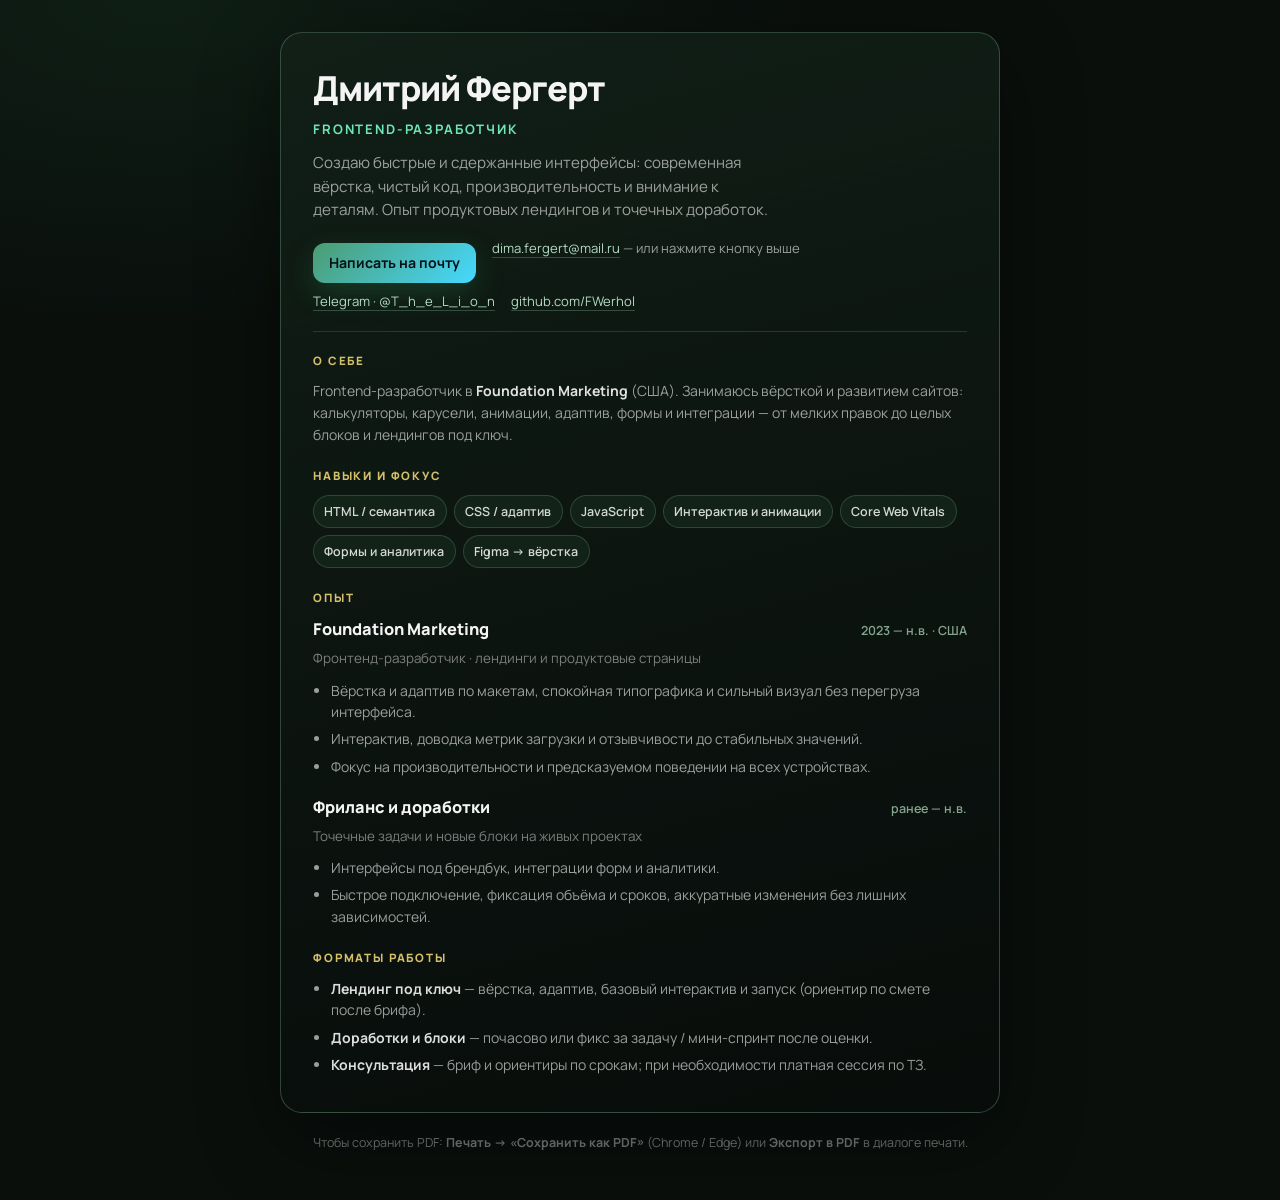
<file: cv.html>
<!DOCTYPE html>
<html lang="ru">

<head>
    <meta charset="UTF-8" />
    <meta name="viewport" content="width=device-width, initial-scale=1" />
    <meta name="color-scheme" content="dark light" />
    <title>Дмитрий Фергерт — резюме · Frontend</title>
    <link rel="preconnect" href="https://fonts.googleapis.com" />
    <link rel="preconnect" href="https://fonts.gstatic.com" crossorigin />
    <link href="https://fonts.googleapis.com/css2?family=Manrope:wght@400;500;600;700;800&display=swap"
        rel="stylesheet" />
    <style>
        :root {
            --bg: #0a0f0c;
            --card: #0d1510;
            --border: rgba(120, 175, 145, 0.35);
            --text: #f4f4f5;
            --muted: rgba(244, 244, 245, 0.62);
            --accent: #6ee7b7;
            --gold: #d4c06a;
            --r: 14px;
        }

        * {
            box-sizing: border-box;
        }

        body {
            margin: 0;
            min-height: 100vh;
            font-family: "Manrope", system-ui, sans-serif;
            font-size: 14px;
            line-height: 1.55;
            color: var(--muted);
            background: radial-gradient(1200px 600px at 12% 0%, rgba(46, 139, 87, 0.12), transparent 55%),
                var(--bg);
            padding: 2rem 1.25rem 3rem;
        }

        .cv {
            max-width: 720px;
            margin: 0 auto;
            background: linear-gradient(165deg, rgba(18, 32, 24, 0.92), rgba(8, 12, 10, 0.98));
            border: 1px solid var(--border);
            border-radius: 22px;
            padding: clamp(1.5rem, 4vw, 2.25rem) clamp(1.35rem, 4vw, 2rem);
            box-shadow: 0 28px 80px rgba(0, 0, 0, 0.45);
        }

        .cv-header {
            display: grid;
            gap: 0.75rem;
            padding-bottom: 1.25rem;
            margin-bottom: 1.25rem;
            border-bottom: 1px solid rgba(120, 175, 145, 0.22);
        }

        .cv-name {
            margin: 0;
            font-size: clamp(1.75rem, 4.5vw, 2.15rem);
            font-weight: 800;
            letter-spacing: -0.03em;
            color: var(--text);
            line-height: 1.1;
        }

        .cv-role {
            margin: 0;
            font-size: 0.82rem;
            font-weight: 700;
            letter-spacing: 0.14em;
            text-transform: uppercase;
            color: var(--accent);
        }

        .cv-tagline {
            margin: 0;
            max-width: 52ch;
            font-size: 0.95rem;
            color: var(--muted);
        }

        .cv-contacts {
            display: flex;
            flex-wrap: wrap;
            gap: 0.5rem 1rem;
            margin: 0.25rem 0 0;
            padding: 0;
            list-style: none;
            font-size: 0.82rem;
        }

        .cv-contacts a {
            color: rgba(200, 245, 218, 0.88);
            text-decoration: none;
            border-bottom: 1px solid rgba(120, 175, 145, 0.35);
            transition: border-color 0.2s ease, color 0.2s ease;
        }

        .cv-contacts a:hover {
            color: #fff;
            border-bottom-color: var(--accent);
        }

        .cv-mail-cta {
            display: inline-flex;
            align-items: center;
            justify-content: center;
            margin-top: 0.35rem;
            padding: 0.55rem 1rem;
            border-radius: 12px;
            font-size: 0.88rem;
            font-weight: 700;
            color: #051018 !important;
            text-decoration: none !important;
            border: none !important;
            background: linear-gradient(135deg, #4c9b70, #46d9ff);
            box-shadow: 0 10px 28px rgba(46, 139, 87, 0.28);
            transition: transform 0.2s ease, box-shadow 0.2s ease;
        }

        .cv-mail-cta:hover {
            transform: translateY(-1px);
            box-shadow: 0 14px 32px rgba(46, 139, 87, 0.35);
        }

        .cv-section {
            margin-bottom: 1.35rem;
        }

        .cv-section:last-of-type {
            margin-bottom: 0;
        }

        .cv-section-title {
            margin: 0 0 0.65rem;
            font-size: 0.72rem;
            font-weight: 800;
            letter-spacing: 0.16em;
            text-transform: uppercase;
            color: var(--gold);
        }

        .cv-section p {
            margin: 0 0 0.65rem;
        }

        .cv-section p:last-child {
            margin-bottom: 0;
        }

        .cv-skills {
            display: flex;
            flex-wrap: wrap;
            gap: 0.45rem;
        }

        .cv-pill {
            display: inline-block;
            padding: 0.35rem 0.65rem;
            border-radius: 999px;
            font-size: 0.78rem;
            font-weight: 600;
            color: rgba(228, 232, 229, 0.92);
            background: rgba(22, 42, 30, 0.65);
            border: 1px solid rgba(86, 132, 105, 0.38);
        }

        .cv-job {
            margin-bottom: 1.1rem;
        }

        .cv-job:last-child {
            margin-bottom: 0;
        }

        .cv-job-head {
            display: flex;
            flex-wrap: wrap;
            align-items: baseline;
            justify-content: space-between;
            gap: 0.35rem 1rem;
            margin-bottom: 0.35rem;
        }

        .cv-job-title {
            margin: 0;
            font-size: 1.02rem;
            font-weight: 800;
            color: var(--text);
        }

        .cv-job-meta {
            font-size: 0.78rem;
            font-weight: 600;
            color: rgba(173, 212, 184, 0.75);
            white-space: nowrap;
        }

        .cv-job-sub {
            margin: 0 0 0.4rem;
            font-size: 0.84rem;
            color: rgba(244, 244, 245, 0.48);
        }

        .cv-list {
            margin: 0;
            padding-left: 1.15rem;
        }

        .cv-list li {
            margin-bottom: 0.35rem;
        }

        .cv-list li:last-child {
            margin-bottom: 0;
        }

        .cv-hint {
            max-width: 720px;
            margin: 1.25rem auto 0;
            padding: 0 1rem;
            font-size: 0.78rem;
            color: rgba(244, 244, 245, 0.38);
            text-align: center;
        }

        @media print {
            body {
                background: #fff;
                color: #1a1a1a;
                padding: 0;
            }

            .cv {
                max-width: none;
                margin: 0;
                padding: 12mm 14mm;
                border: none;
                border-radius: 0;
                box-shadow: none;
                background: #fff;
            }

            .cv-name,
            .cv-job-title,
            .cv-section-title {
                color: #0f172a;
            }

            .cv-role {
                color: #047857;
            }

            .cv-tagline,
            .cv-section p,
            .cv-list li {
                color: #334155;
            }

            .cv-contacts a {
                color: #0f766e;
                border-bottom-color: #99f6e4;
            }

            .cv-mail-cta {
                background: #ecfdf5 !important;
                color: #047857 !important;
                border: 1px solid #a7f3d0 !important;
                box-shadow: none !important;
                transform: none !important;
            }

            .cv-pill {
                background: #f1f5f9;
                border-color: #cbd5e1;
                color: #1e293b;
            }

            .cv-job-meta,
            .cv-job-sub {
                color: #64748b !important;
            }

            .cv-header {
                border-bottom-color: #e2e8f0;
            }

            .cv-hint {
                display: none;
            }

            .cv-section strong {
                color: #0f172a !important;
            }

            a[href^="http"]::after {
                content: " (" attr(href) ")";
                font-size: 0.75em;
                color: #64748b;
            }

            a[href^="mailto:"]::after {
                content: "";
            }
        }

        @page {
            size: A4;
            margin: 12mm;
        }
    </style>
</head>

<body>
    <article class="cv" id="cv">
        <header class="cv-header">
            <h1 class="cv-name">Дмитрий Фергерт</h1>
            <p class="cv-role">Frontend-разработчик</p>
            <p class="cv-tagline">
                Создаю быстрые и сдержанные интерфейсы: современная вёрстка, чистый код, производительность и внимание к
                деталям. Опыт продуктовых лендингов и точечных доработок.
            </p>
            <ul class="cv-contacts">
                <li>
                    <a class="cv-mail-cta"
                        href="mailto:dima.fergert@mail.ru?subject=%D0%A1%D0%BE%D0%BE%D0%B1%D1%89%D0%B5%D0%BD%D0%B8%D0%B5%20%D1%81%20%D1%80%D0%B5%D0%B7%D1%8E%D0%BC%D0%B5">Написать
                        на почту</a>
                </li>
                <li><a href="mailto:dima.fergert@mail.ru">dima.fergert@mail.ru</a> — или нажмите кнопку выше</li>
                <li><a href="https://t.me/T_h_e_L_i_o_n" target="_blank" rel="noopener noreferrer">Telegram ·
                        @T_h_e_L_i_o_n</a></li>
                <li><a href="https://github.com/FWerhol" target="_blank" rel="noopener noreferrer">github.com/FWerhol</a>
                </li>
            </ul>
        </header>

        <section class="cv-section" aria-labelledby="cv-about">
            <h2 class="cv-section-title" id="cv-about">О себе</h2>
            <p>
                Frontend-разработчик в <strong style="color: rgba(244, 244, 245, 0.92)">Foundation Marketing</strong>
                (США). Занимаюсь вёрсткой и развитием сайтов: калькуляторы, карусели, анимации, адаптив, формы и
                интеграции — от мелких правок до целых блоков и лендингов под ключ.
            </p>
        </section>

        <section class="cv-section" aria-labelledby="cv-skills">
            <h2 class="cv-section-title" id="cv-skills">Навыки и фокус</h2>
            <div class="cv-skills">
                <span class="cv-pill">HTML / семантика</span>
                <span class="cv-pill">CSS / адаптив</span>
                <span class="cv-pill">JavaScript</span>
                <span class="cv-pill">Интерактив и анимации</span>
                <span class="cv-pill">Core Web Vitals</span>
                <span class="cv-pill">Формы и аналитика</span>
                <span class="cv-pill">Figma → вёрстка</span>
            </div>
        </section>

        <section class="cv-section" aria-labelledby="cv-exp">
            <h2 class="cv-section-title" id="cv-exp">Опыт</h2>

            <div class="cv-job">
                <div class="cv-job-head">
                    <h3 class="cv-job-title">Foundation Marketing</h3>
                    <span class="cv-job-meta">2023 — н.в. · США</span>
                </div>
                <p class="cv-job-sub">Фронтенд-разработчик · лендинги и продуктовые страницы</p>
                <ul class="cv-list">
                    <li>Вёрстка и адаптив по макетам, спокойная типографика и сильный визуал без перегруза интерфейса.
                    </li>
                    <li>Интерактив, доводка метрик загрузки и отзывчивости до стабильных значений.</li>
                    <li>Фокус на производительности и предсказуемом поведении на всех устройствах.</li>
                </ul>
            </div>

            <div class="cv-job">
                <div class="cv-job-head">
                    <h3 class="cv-job-title">Фриланс и доработки</h3>
                    <span class="cv-job-meta">ранее — н.в.</span>
                </div>
                <p class="cv-job-sub">Точечные задачи и новые блоки на живых проектах</p>
                <ul class="cv-list">
                    <li>Интерфейсы под брендбук, интеграции форм и аналитики.</li>
                    <li>Быстрое подключение, фиксация объёма и сроков, аккуратные изменения без лишних зависимостей.</li>
                </ul>
            </div>
        </section>

        <section class="cv-section" aria-labelledby="cv-formats">
            <h2 class="cv-section-title" id="cv-formats">Форматы работы</h2>
            <ul class="cv-list">
                <li><strong style="color: rgba(244, 244, 245, 0.9)">Лендинг под ключ</strong> — вёрстка, адаптив,
                    базовый интерактив и запуск (ориентир по смете после брифа).</li>
                <li><strong style="color: rgba(244, 244, 245, 0.9)">Доработки и блоки</strong> — почасово или фикс за
                    задачу / мини-спринт после оценки.</li>
                <li><strong style="color: rgba(244, 244, 245, 0.9)">Консультация</strong> — бриф и ориентиры по срокам;
                    при необходимости платная сессия по ТЗ.</li>
            </ul>
        </section>
    </article>

    <p class="cv-hint">
        Чтобы сохранить PDF: <strong>Печать → «Сохранить как PDF»</strong> (Chrome / Edge) или <strong>Экспорт в
            PDF</strong> в диалоге печати.
    </p>
</body>

</html>
</file>
